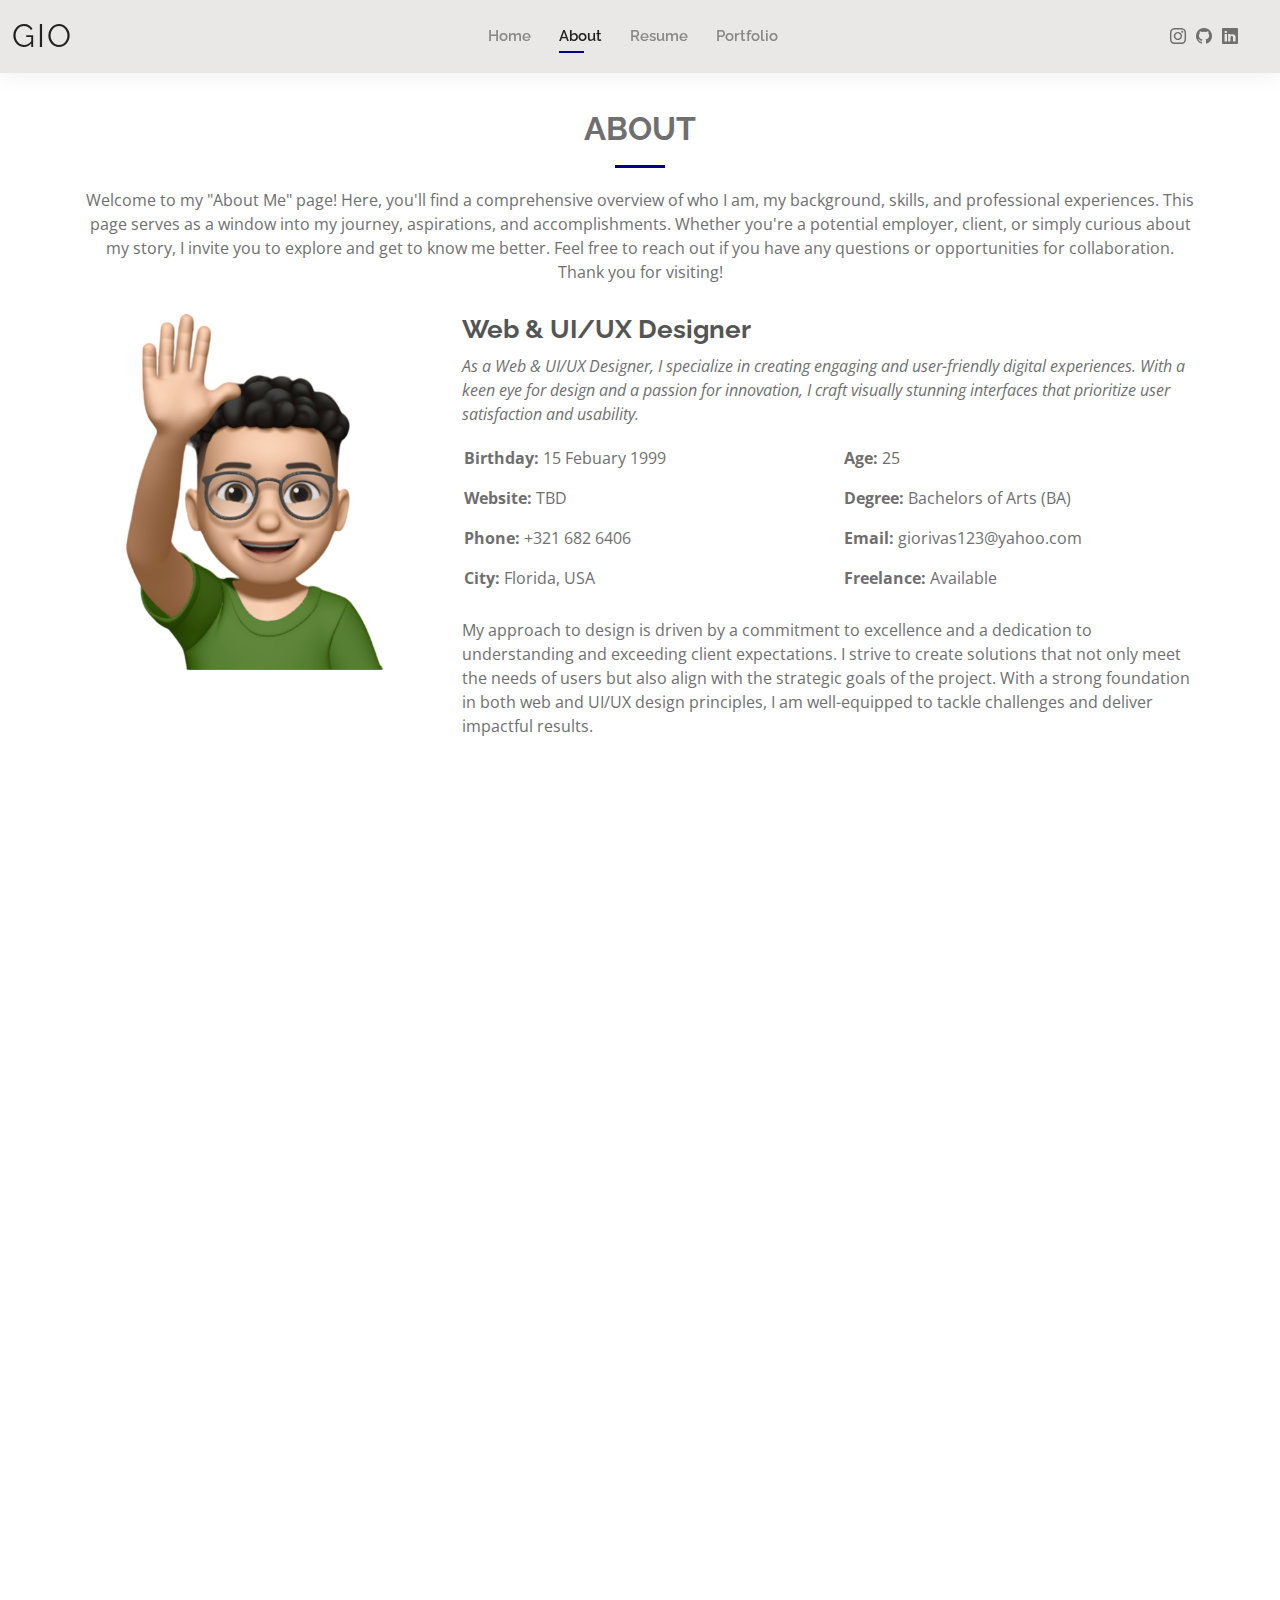
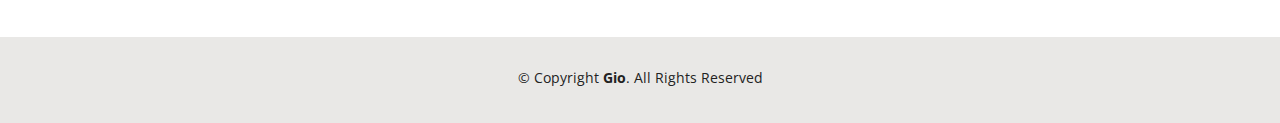
<file: about.html>
<!DOCTYPE html>
<html lang="en">

<head>
  <meta charset="utf-8">
  <meta content="width=device-width, initial-scale=1.0" name="viewport">

  <title>Giovanni Rivas</title>
  <meta content="" name="description">
  <meta content="" name="keywords">

  <!-- Favicons -->
  <link href="assets/img/gio.png" rel="icon">
  <link href="assets/img/apple-touch-icon.png" rel="apple-touch-icon">

  <!-- Google Fonts -->
  <link href="https://fonts.googleapis.com/css?family=Open+Sans:300,300i,400,400i,600,600i,700,700i|Raleway:300,300i,400,400i,500,500i,600,600i,700,700i|Poppins:300,300i,400,400i,500,500i,600,600i,700,700i" rel="stylesheet">

  <!-- Vendor CSS Files -->
  <link href="assets/vendor/aos/aos.css" rel="stylesheet">
  <link href="assets/vendor/bootstrap/css/bootstrap.min.css" rel="stylesheet">
  <link href="assets/vendor/bootstrap-icons/bootstrap-icons.css" rel="stylesheet">
  <link href="assets/vendor/boxicons/css/boxicons.min.css" rel="stylesheet">
  <link href="assets/vendor/glightbox/css/glightbox.min.css" rel="stylesheet">
  <link href="assets/vendor/swiper/swiper-bundle.min.css" rel="stylesheet">

  <!-- Template Main CSS File -->
  <link href="assets/css/style.css" rel="stylesheet">
</head>

<body>

  <!-- ======= Header ======= -->
  <header id="header" class="fixed-top">
    <div class="container-fluid d-flex justify-content-between align-items-center">

      <h1 class="logo me-auto me-lg-0"><a href="index.html">Gio</a></h1>
      <!-- Uncomment below if you prefer to use an image logo -->
      <!-- <a href="index.html" class="logo"><img src="assets/img/logo.png" alt="" class="img-fluid"></a>-->

      <nav id="navbar" class="navbar order-last order-lg-0">
        <ul>
          <li><a href="index.html">Home</a></li>
          <li><a class="active" href="about.html">About</a></li>
          <li><a href="resume.html">Resume</a></li>
          <li><a href="portfolio.html">Portfolio</a></li>
        </ul>
        <i class="bi bi-list mobile-nav-toggle"></i>
      </nav><!-- .navbar -->

      <div class="header-social-links">
        <div class="header-social-links">
          <a href="https://www.instagram.com/itsgiorivas" class="instagram" target="_blank"><i class="bi bi-instagram"></i></a>
          <a href="https://github.com/giorivas123" class="github" target="_blank"><i class="bi bi-github"></i></a>
          <a href="https://www.linkedin.com/in/giovanni-rivas-172b2b230" class="linkedin" target="_blank"><i class="bi bi-linkedin"></i></a>
        </div>
      </div>

    </div>

  </header><!-- End Header -->

  <main id="main">

    <!-- ======= About Section ======= -->
    <section id="about" class="about">
      <div class="container" data-aos="fade-up">

        <div class="section-title">
          <h2>About</h2>
          <p>
            Welcome to my "About Me" page! Here, you'll find a comprehensive overview of who I am, my background, skills, and professional experiences. This page serves as a window into my journey, aspirations, and accomplishments. Whether you're a potential employer, client, or simply curious about my story, I invite you to explore and get to know me better. Feel free to reach out if you have any questions or opportunities for collaboration. Thank you for visiting!</p>
        </div>

        <div class="row">
          <div class="col-lg-4">
            <img src="assets/img/about.jpg" class="img-fluid" alt="">
          </div>
          <div class="col-lg-8 pt-4 pt-lg-0 content">
            <h3>Web &amp; UI/UX Designer</h3>
            <p class="fst-italic">
              As a Web & UI/UX Designer, I specialize in creating engaging and user-friendly digital experiences. With a keen eye for design and a passion for innovation, I craft visually stunning interfaces that prioritize user satisfaction and usability.
            </p>
            <div class="row">
              <div class="col-lg-6">
                <ul>
                  <li><i class="bi bi-rounded-right"></i> <strong>Birthday:</strong> 15 Febuary 1999</li>
                  <li><i class="bi bi-rounded-right"></i> <strong>Website:</strong> TBD</li>
                  <li><i class="bi bi-rounded-right"></i> <strong>Phone:</strong> +321 682 6406</li>
                  <li><i class="bi bi-rounded-right"></i> <strong>City:</strong> Florida, USA</li>
                </ul>
              </div>
              <div class="col-lg-6">
                <ul>
                  <li><i class="bi bi-rounded-right"></i> <strong>Age:</strong> 25</li>
                  <li><i class="bi bi-rounded-right"></i> <strong>Degree:</strong> Bachelors of Arts (BA)</li>
                  <li><i class="bi bi-rounded-right"></i> <strong>Email:</strong> giorivas123@yahoo.com</li>
                  <li><i class="bi bi-rounded-right"></i> <strong>Freelance:</strong> Available</li>
                </ul>
              </div>
            </div>
            <p>
               My approach to design is driven by a commitment to excellence and a dedication to understanding and exceeding client expectations. 
              I strive to create solutions that not only meet the needs of users but also align with the strategic goals of the project. 
              With a strong foundation in both web and UI/UX design principles, I am well-equipped to tackle challenges and deliver impactful results.
            </p>
          </div>
        </div>

      </div>
    </section><!-- End About Section -->

    <!-- ======= Skills Section ======= -->
    <section id="skills" class="skills">
      <div class="container" data-aos="fade-up">

        <div class="section-title">
          <h2>Skills</h2>
          <p></p>
        </div>

        <div class="row skills-content">

          <div class="col-lg-6">

            <div class="progress">
              <span class="skill">HTML <i class="val">100%</i></span>
              <div class="progress-bar-wrap">
                <div class="progress-bar" role="progressbar" aria-valuenow="100" aria-valuemin="0" aria-valuemax="100"></div>
              </div>
            </div>

            <div class="progress">
              <span class="skill">CSS <i class="val">100%</i></span>
              <div class="progress-bar-wrap">
                <div class="progress-bar" role="progressbar" aria-valuenow="100" aria-valuemin="0" aria-valuemax="100"></div>
              </div>
            </div>

            <div class="progress">
              <span class="skill">JavaScript <i class="val">80%</i></span>
              <div class="progress-bar-wrap">
                <div class="progress-bar" role="progressbar" aria-valuenow="80" aria-valuemin="0" aria-valuemax="100"></div>
              </div>
            </div>

          </div>

          <div class="col-lg-6">

            <div class="progress">
              <span class="skill">PHP <i class="val">70%</i></span>
              <div class="progress-bar-wrap">
                <div class="progress-bar" role="progressbar" aria-valuenow="70" aria-valuemin="0" aria-valuemax="100"></div>
              </div>
            </div>

            <div class="progress">
              <span class="skill">WordPress/CMS <i class="val">70%</i></span>
              <div class="progress-bar-wrap">
                <div class="progress-bar" role="progressbar" aria-valuenow="70" aria-valuemin="0" aria-valuemax="100"></div>
              </div>
            </div>

            <div class="progress">
              <span class="skill">Photoshop <i class="val">90%</i></span>
              <div class="progress-bar-wrap">
                <div class="progress-bar" role="progressbar" aria-valuenow="90" aria-valuemin="0" aria-valuemax="100"></div>
              </div>
            </div>

          </div>

        </div>

      </div>
    </section><!-- End Skills Section -->

    <!-- ======= Facts Section ======= -->
    <section id="facts" class="facts">
      <div class="container" data-aos="fade-up">

        <div class="section-title">
          <h2>Facts</h2>
          <p>
            These facts encapsulate my comprehensive expertise in software development, encompassing web technologies, project management, and client-centric service delivery.</p>
        </div>

        <div class="row counters">

          <div class="col-lg-3 col-6 text-center">
            <span data-purecounter-start="0" data-purecounter-end="4" data-purecounter-duration="1" class="purecounter"></span>
            <p>Years Of Experience with HTML, CSS, and Javascript</p>
          </div>

          <div class="col-lg-3 col-6 text-center">
            <span data-purecounter-start="0" data-purecounter-end="7" data-purecounter-duration="1" class="purecounter"></span>
            <p>Linkedin Certificates</p>
          </div>

          <div class="col-lg-3 col-6 text-center">
            <span data-purecounter-start="0" data-purecounter-end="15" data-purecounter-duration="1" class="purecounter"></span>
            <p>Projects including HTML,CSS,Javascript,React,React Native, MonogoDB, & Postman</p>
          </div>

          <div class="col-lg-3 col-6 text-center">
            <span data-purecounter-start="0" data-purecounter-end="7" data-purecounter-duration="1" class="purecounter"></span>
            <p>Years of Customer Service Experience</p>
          </div>

        </div>

      </div>
    </section><!-- End Facts Section -->

  
  </main><!-- End #main -->

  <!-- ======= Footer ======= -->
  <footer id="footer">
    <div class="container">
      <div class="copyright">
        &copy; Copyright <strong><span>Gio</span></strong>. All Rights Reserved
      </div>
      <div class="credits">
      </div>
    </div>
  </footer><!-- End  Footer -->

  <div id="preloader"></div>
  <a href="#" class="back-to-top d-flex align-items-center justify-content-center"><i class="bi bi-arrow-up-short"></i></a>

  <!-- Vendor JS Files -->
  <script src="assets/vendor/purecounter/purecounter_vanilla.js"></script>
  <script src="assets/vendor/aos/aos.js"></script>
  <script src="assets/vendor/bootstrap/js/bootstrap.bundle.min.js"></script>
  <script src="assets/vendor/glightbox/js/glightbox.min.js"></script>
  <script src="assets/vendor/isotope-layout/isotope.pkgd.min.js"></script>
  <script src="assets/vendor/swiper/swiper-bundle.min.js"></script>
  <script src="assets/vendor/waypoints/noframework.waypoints.js"></script>
  <script src="assets/vendor/php-email-form/validate.js"></script>

  <!-- Template Main JS File -->
  <script src="assets/js/main.js"></script>

</body>

</html>
</file>
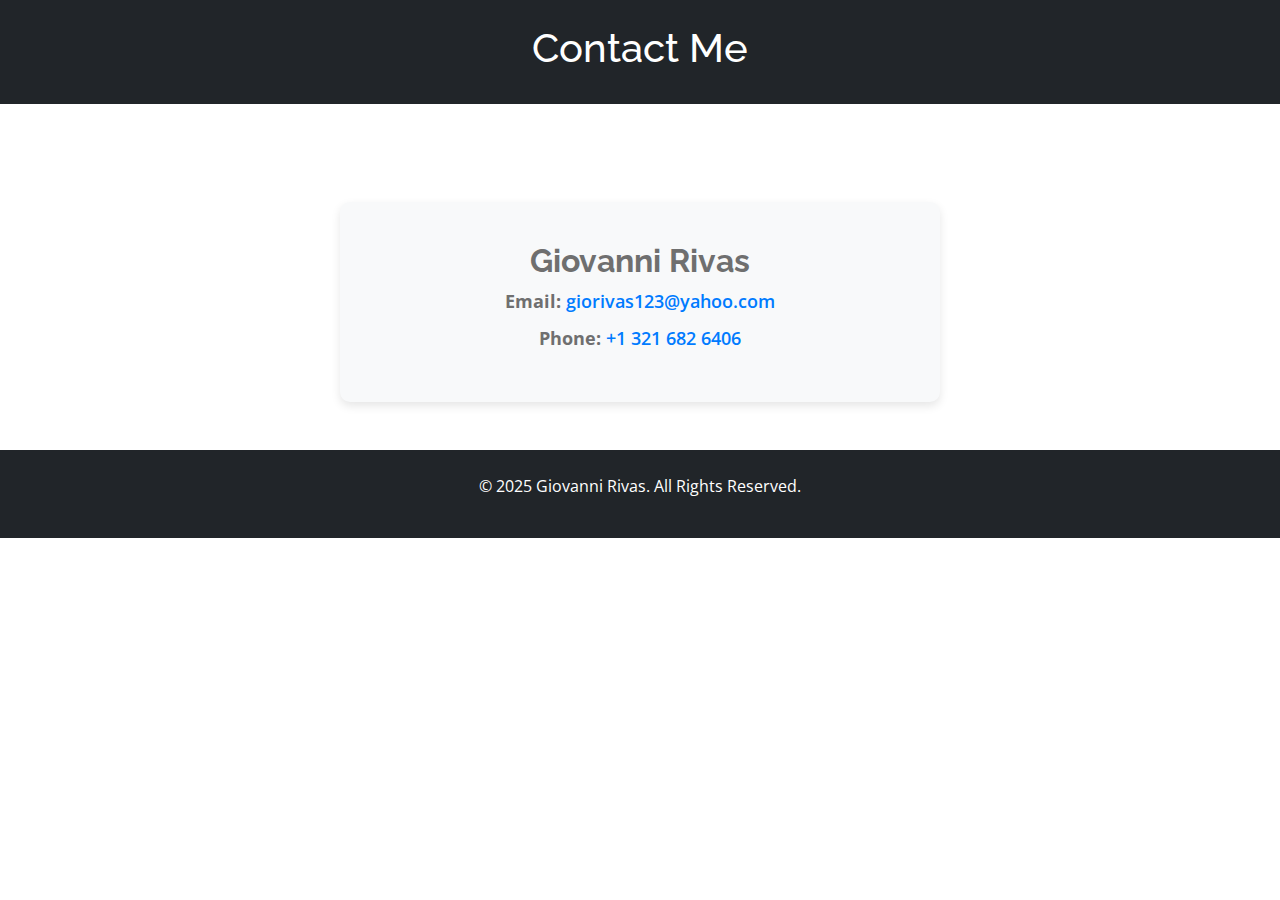
<file: contact.html>
<!DOCTYPE html>
<html lang="en">

<head>
  <meta charset="utf-8">
  <meta content="width=device-width, initial-scale=1.0" name="viewport">

  <title>Contact - Giovanni Rivas</title>
  <meta content="Get in touch with Giovanni Rivas" name="description">
  <meta content="contact, UI/UX, portfolio" name="keywords">

  <!-- Favicons -->
  <link href="assets/img/gio.png" rel="icon">
  <link href="assets/img/apple-touch-icon.png" rel="apple-touch-icon">

  <!-- Google Fonts -->
  <link href="https://fonts.googleapis.com/css?family=Open+Sans:300,400,600,700|Raleway:300,400,500,600,700|Poppins:300,400,500,600,700" rel="stylesheet">

  <!-- Vendor CSS Files -->
  <link href="assets/vendor/aos/aos.css" rel="stylesheet">
  <link href="assets/vendor/bootstrap/css/bootstrap.min.css" rel="stylesheet">
  <link href="assets/vendor/bootstrap-icons/bootstrap-icons.css" rel="stylesheet">
  <link href="assets/vendor/glightbox/css/glightbox.min.css" rel="stylesheet">
  <link href="assets/vendor/swiper/swiper-bundle.min.css" rel="stylesheet">

  <!-- Template Main CSS File -->
  <link href="assets/css/style.css" rel="stylesheet">
  <style>
    .contact-container {
      max-width: 600px;
      margin: auto;
      padding: 40px;
      background: #f8f9fa;
      border-radius: 10px;
      box-shadow: 0px 4px 10px rgba(0, 0, 0, 0.1);
    }
    .contact-container h2 {
      font-weight: 700;
    }
    .contact-container p {
      font-size: 18px;
      margin-bottom: 10px;
    }
    .contact-container a {
      text-decoration: none;
      color: #007bff;
      font-weight: 600;
    }
    .contact-container a:hover {
      text-decoration: underline;
    }
  </style>
</head>

<body>
  <header class="text-center p-4 bg-dark text-white">
    <h1>Contact Me</h1>
  </header>

  <main id="main" class="container py-5 text-center">
    <section class="contact-container">
      <h2>Giovanni Rivas</h2>
      <p><strong>Email:</strong> <a href="mailto:giorivas123@yahoo.com">giorivas123@yahoo.com</a></p>
      <p><strong>Phone:</strong> <a href="tel:+13216826406">+1 321 682 6406</a></p>
    </section>
  </main>

  <footer class="bg-dark text-white text-center py-4">
    <p>&copy; 2025 Giovanni Rivas. All Rights Reserved.</p>
  </footer>

  <!-- Vendor JS Files -->
  <script src="assets/vendor/aos/aos.js"></script>
  <script src="assets/vendor/bootstrap/js/bootstrap.bundle.min.js"></script>
  <script src="assets/vendor/glightbox/js/glightbox.min.js"></script>
  <script src="assets/vendor/swiper/swiper-bundle.min.js"></script>

  <!-- Template Main JS File -->
  <script src="assets/js/main.js"></script>
</body>

</html>
</file>
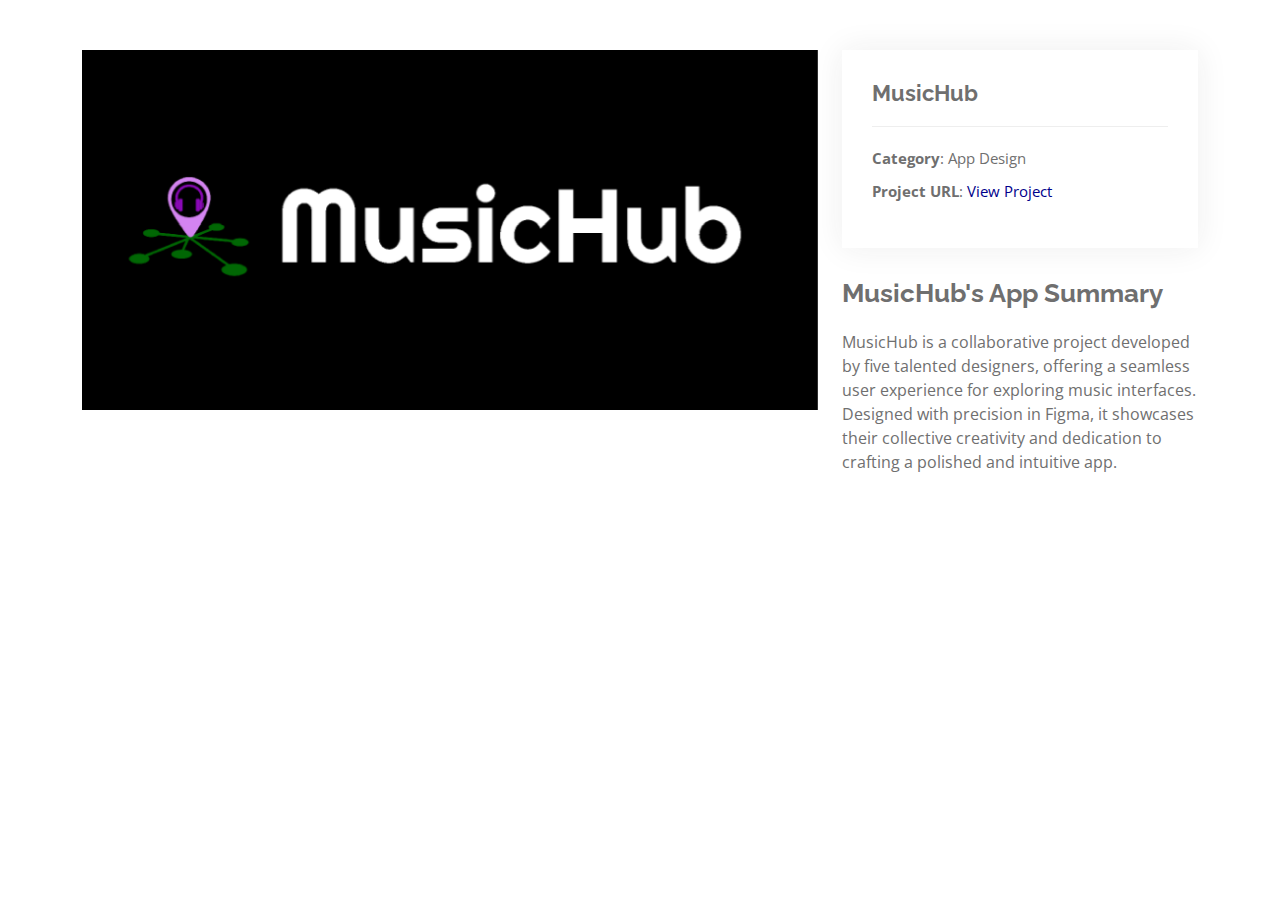
<file: portfolio-details.html>
<!DOCTYPE html>
<html lang="en">

<head>
  <meta charset="utf-8">
  <meta content="width=device-width, initial-scale=1.0" name="viewport">

  <title>Giovanni Rivas</title>
  <meta content="" name="description">
  <meta content="" name="keywords">

  <!-- Favicons -->
  <link href="assets/img/gio.png" rel="icon">
  <link href="assets/img/apple-touch-icon.png" rel="apple-touch-icon">

  <!-- Google Fonts -->
  <link href="https://fonts.googleapis.com/css?family=Open+Sans:300,300i,400,400i,600,600i,700,700i|Raleway:300,300i,400,400i,500,500i,600,600i,700,700i|Poppins:300,300i,400,400i,500,500i,600,600i,700,700i" rel="stylesheet">

  <!-- Vendor CSS Files -->
  <link href="assets/vendor/aos/aos.css" rel="stylesheet">
  <link href="assets/vendor/bootstrap/css/bootstrap.min.css" rel="stylesheet">
  <link href="assets/vendor/bootstrap-icons/bootstrap-icons.css" rel="stylesheet">
  <link href="assets/vendor/boxicons/css/boxicons.min.css" rel="stylesheet">
  <link href="assets/vendor/glightbox/css/glightbox.min.css" rel="stylesheet">
  <link href="assets/vendor/swiper/swiper-bundle.min.css" rel="stylesheet">

  <!-- Template Main CSS File -->
  <link href="assets/css/style.css" rel="stylesheet">
</head>

<body>

  <main id="main">

    <!-- ======= Portfolio Details Section ======= -->
    <section id="portfolio-details" class="portfolio-details">
      <div class="container">

        <div class="row gy-4">

          <div class="col-lg-8">
            <div class="portfolio-details-slider swiper">
              <div class="swiper-wrapper align-items-center">

                <div class="swiper-slide">
                  <img src="assets/img/portfolio/portfolio-1.jpg" alt="">
                </div>

              </div>
              <div class="swiper-pagination"></div>
            </div>
          </div>

          <div class="col-lg-4">
            <div class="portfolio-info">
              <h3>MusicHub</h3>
              <ul>
                <li><strong>Category</strong>: App Design</li>
                <li><strong>Project URL</strong>: <a href="https://www.figma.com/file/EjtERwhozXWBFy0A83JnYb/Hifi-Prototype?type=design&node-id=0%3A1&mode=design&t=cVbnrSQcQxxjgB7y-1" target="_blank">View Project</a></li>
              </ul>                       
            </div>
            <div class="portfolio-description">
              <h2>MusicHub's App Summary</h2>
              <p>
                MusicHub is a collaborative project developed by five talented designers, offering a seamless user experience for exploring music interfaces. Designed with precision in Figma, it showcases their collective creativity and dedication to crafting a polished and intuitive app.
              </p>
            </div>
          </div>

        </div>

      </div>
    </section><!-- End Portfolio Details Section -->

  </main><!-- End #main -->

  <div id="preloader"></div>
  <a href="#" class="back-to-top d-flex align-items-center justify-content-center"><i class="bi bi-arrow-up-short"></i></a>

  <!-- Vendor JS Files -->
  <script src="assets/vendor/purecounter/purecounter_vanilla.js"></script>
  <script src="assets/vendor/aos/aos.js"></script>
  <script src="assets/vendor/bootstrap/js/bootstrap.bundle.min.js"></script>
  <script src="assets/vendor/glightbox/js/glightbox.min.js"></script>
  <script src="assets/vendor/isotope-layout/isotope.pkgd.min.js"></script>
  <script src="assets/vendor/swiper/swiper-bundle.min.js"></script>
  <script src="assets/vendor/waypoints/noframework.waypoints.js"></script>
  <script src="assets/vendor/php-email-form/validate.js"></script>

  <!-- Template Main JS File -->
  <script src="assets/js/main.js"></script>

</body>

</html>
</file>
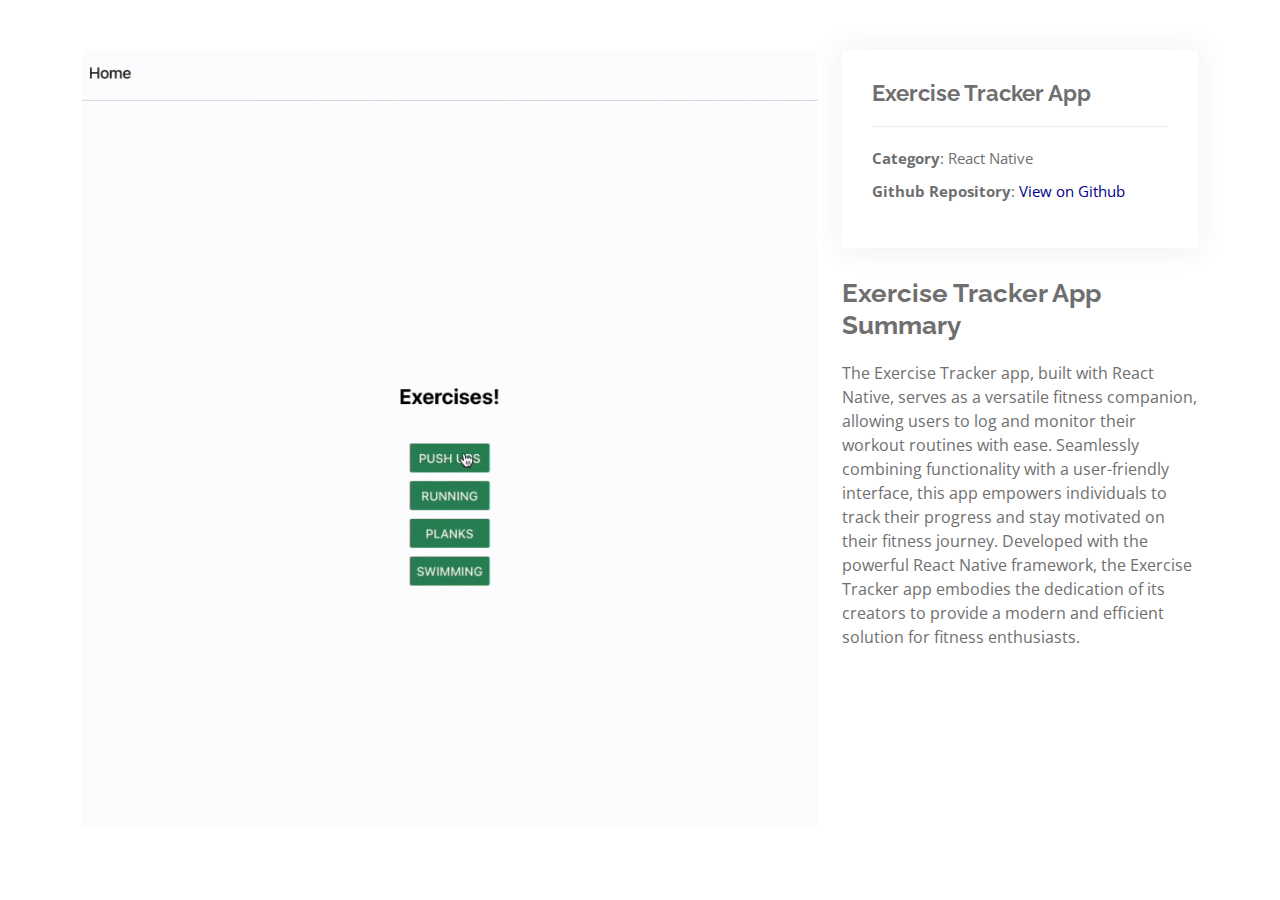
<file: portfolio-details2.html>
<!DOCTYPE html>
<html lang="en">

<head>
  <meta charset="utf-8">
  <meta content="width=device-width, initial-scale=1.0" name="viewport">

  <title>Giovanni Rivas</title>
  <meta content="" name="description">
  <meta content="" name="keywords">

  <!-- Favicons -->
  <link href="assets/img/gio.png" rel="icon">
  <link href="assets/img/apple-touch-icon.png" rel="apple-touch-icon">

  <!-- Google Fonts -->
  <link href="https://fonts.googleapis.com/css?family=Open+Sans:300,300i,400,400i,600,600i,700,700i|Raleway:300,300i,400,400i,500,500i,600,600i,700,700i|Poppins:300,300i,400,400i,500,500i,600,600i,700,700i" rel="stylesheet">

  <!-- Vendor CSS Files -->
  <link href="assets/vendor/aos/aos.css" rel="stylesheet">
  <link href="assets/vendor/bootstrap/css/bootstrap.min.css" rel="stylesheet">
  <link href="assets/vendor/bootstrap-icons/bootstrap-icons.css" rel="stylesheet">
  <link href="assets/vendor/boxicons/css/boxicons.min.css" rel="stylesheet">
  <link href="assets/vendor/glightbox/css/glightbox.min.css" rel="stylesheet">
  <link href="assets/vendor/swiper/swiper-bundle.min.css" rel="stylesheet">

  <!-- Template Main CSS File -->
  <link href="assets/css/style.css" rel="stylesheet">
</head>

<body>

  <main id="main">

    <!-- ======= Portfolio Details Section ======= -->
    <section id="portfolio-details" class="portfolio-details">
      <div class="container">

        <div class="row gy-4">

          <div class="col-lg-8">
            <div class="portfolio-details-slider swiper">
              <div class="swiper-wrapper align-items-center">

                <div class="swiper-slide">
                  <img src="assets/img/portfolio/exerciseapp.gif" alt="">
                </div>
              </div>
              <div class="swiper-pagination"></div>
            </div>
          </div>

          <div class="col-lg-4">
            <div class="portfolio-info">
              <h3>Exercise Tracker App</h3>
              <ul>
                <li><strong>Category</strong>: React Native</li>
                <li><strong>Github Repository</strong>: <a href="https://github.com/UCF-GaiM/dig4639-s24-react-giorivas123/tree/main/unit2/lab9/ExerciseTracker" target="_blank">View on Github</a></li>
              </ul>              
            </div>
            <div class="portfolio-description">
              <h2>Exercise Tracker App Summary</h2>
              <p>
                The Exercise Tracker app, built with React Native, serves as a versatile fitness companion, allowing users to log and monitor their workout routines with ease. Seamlessly combining functionality with a user-friendly interface, this app empowers individuals to track their progress and stay motivated on their fitness journey. Developed with the powerful React Native framework, the Exercise Tracker app embodies the dedication of its creators to provide a modern and efficient solution for fitness enthusiasts.
              </p>
            </div>
          </div>

        </div>

      </div>
    </section><!-- End Portfolio Details Section -->

  </main><!-- End #main -->

  <div id="preloader"></div>
  <a href="#" class="back-to-top d-flex align-items-center justify-content-center"><i class="bi bi-arrow-up-short"></i></a>

  <!-- Vendor JS Files -->
  <script src="assets/vendor/purecounter/purecounter_vanilla.js"></script>
  <script src="assets/vendor/aos/aos.js"></script>
  <script src="assets/vendor/bootstrap/js/bootstrap.bundle.min.js"></script>
  <script src="assets/vendor/glightbox/js/glightbox.min.js"></script>
  <script src="assets/vendor/isotope-layout/isotope.pkgd.min.js"></script>
  <script src="assets/vendor/swiper/swiper-bundle.min.js"></script>
  <script src="assets/vendor/waypoints/noframework.waypoints.js"></script>
  <script src="assets/vendor/php-email-form/validate.js"></script>

  <!-- Template Main JS File -->
  <script src="assets/js/main.js"></script>

</body>

</html>
</file>
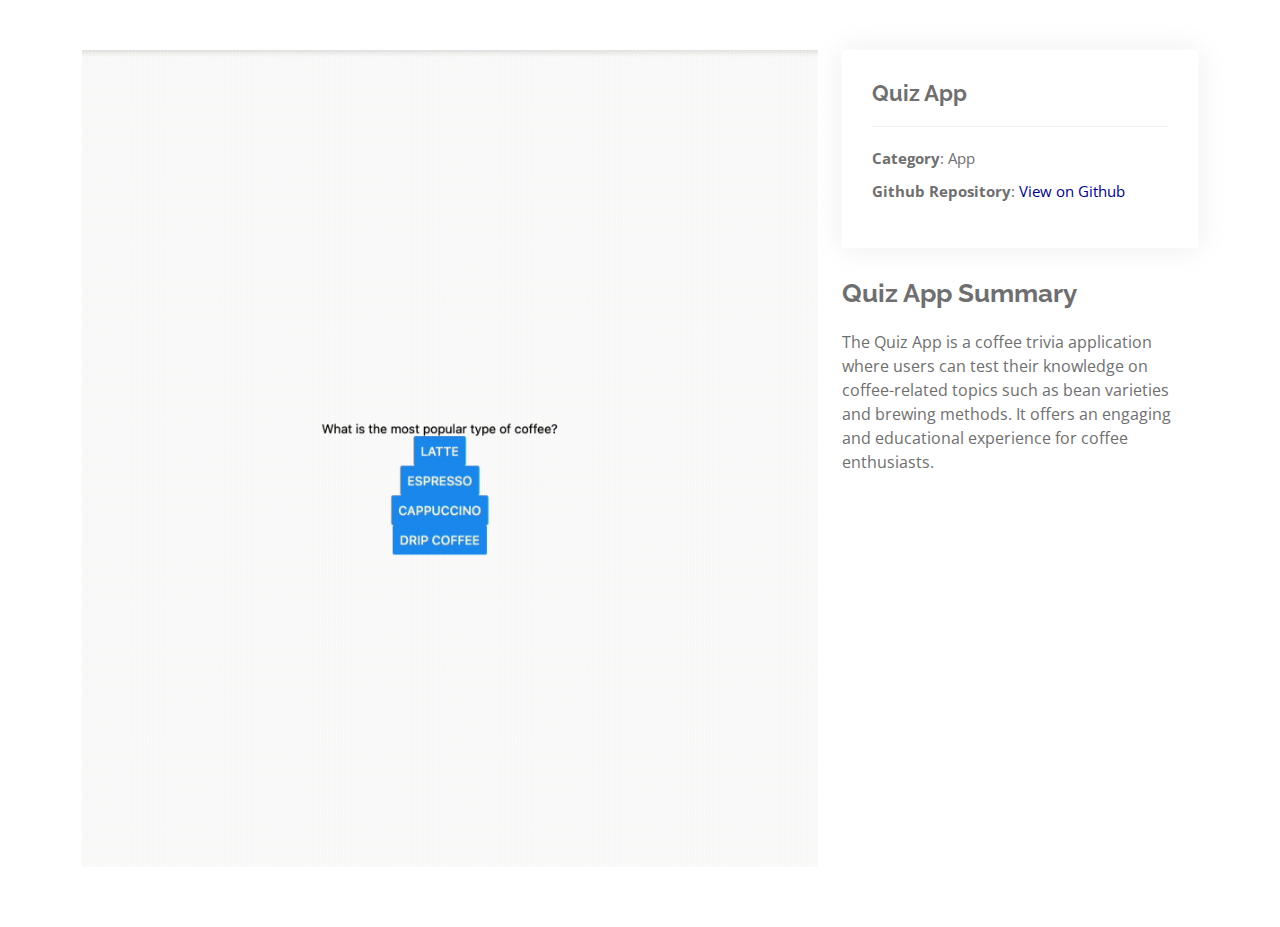
<file: portfolio-details3.html>
<!DOCTYPE html>
<html lang="en">

<head>
  <meta charset="utf-8">
  <meta content="width=device-width, initial-scale=1.0" name="viewport">

  <title>Giovanni Rivas</title>
  <meta content="" name="description">
  <meta content="" name="keywords">

  <!-- Favicons -->
  <link href="assets/img/gio.png" rel="icon">
  <link href="assets/img/apple-touch-icon.png" rel="apple-touch-icon">

  <!-- Google Fonts -->
  <link href="https://fonts.googleapis.com/css?family=Open+Sans:300,300i,400,400i,600,600i,700,700i|Raleway:300,300i,400,400i,500,500i,600,600i,700,700i|Poppins:300,300i,400,400i,500,500i,600,600i,700,700i" rel="stylesheet">

  <!-- Vendor CSS Files -->
  <link href="assets/vendor/aos/aos.css" rel="stylesheet">
  <link href="assets/vendor/bootstrap/css/bootstrap.min.css" rel="stylesheet">
  <link href="assets/vendor/bootstrap-icons/bootstrap-icons.css" rel="stylesheet">
  <link href="assets/vendor/boxicons/css/boxicons.min.css" rel="stylesheet">
  <link href="assets/vendor/glightbox/css/glightbox.min.css" rel="stylesheet">
  <link href="assets/vendor/swiper/swiper-bundle.min.css" rel="stylesheet">

  <!-- Template Main CSS File -->
  <link href="assets/css/style.css" rel="stylesheet">
</head>

<body>

  <main id="main">

    <!-- ======= Portfolio Details Section ======= -->
    <section id="portfolio-details" class="portfolio-details">
      <div class="container">

        <div class="row gy-4">

          <div class="col-lg-8">
            <div class="portfolio-details-slider swiper">
              <div class="swiper-wrapper align-items-center">

                <div class="swiper-slide">
                  <img src="assets/img/portfolio/quizapp.gif" alt="">
                </div>
              </div>
              <div class="swiper-pagination"></div>
            </div>
          </div>

          <div class="col-lg-4">
            <div class="portfolio-info">
              <h3>Quiz App</h3>
              <ul>
                <li><strong>Category</strong>: App</li>
                <li><strong>Github Repository</strong>: <a href="https://github.com/UCF-GaiM/dig4639-s24-react-giorivas123/tree/main/QuizApp" target="_blank">View on Github</a></li>
              </ul>              
            </div>
            <div class="portfolio-description">
              <h2>Quiz App Summary</h2>
              <p>
                The Quiz App is a coffee trivia application where users can test their knowledge on coffee-related topics such as bean varieties and brewing methods. It offers an engaging and educational experience for coffee enthusiasts.
              </p>
            </div>
          </div>

        </div>

      </div>
    </section><!-- End Portfolio Details Section -->

  </main><!-- End #main -->

  <div id="preloader"></div>
  <a href="#" class="back-to-top d-flex align-items-center justify-content-center"><i class="bi bi-arrow-up-short"></i></a>

  <!-- Vendor JS Files -->
  <script src="assets/vendor/purecounter/purecounter_vanilla.js"></script>
  <script src="assets/vendor/aos/aos.js"></script>
  <script src="assets/vendor/bootstrap/js/bootstrap.bundle.min.js"></script>
  <script src="assets/vendor/glightbox/js/glightbox.min.js"></script>
  <script src="assets/vendor/isotope-layout/isotope.pkgd.min.js"></script>
  <script src="assets/vendor/swiper/swiper-bundle.min.js"></script>
  <script src="assets/vendor/waypoints/noframework.waypoints.js"></script>
  <script src="assets/vendor/php-email-form/validate.js"></script>

  <!-- Template Main JS File -->
  <script src="assets/js/main.js"></script>

</body>

</html>
</file>
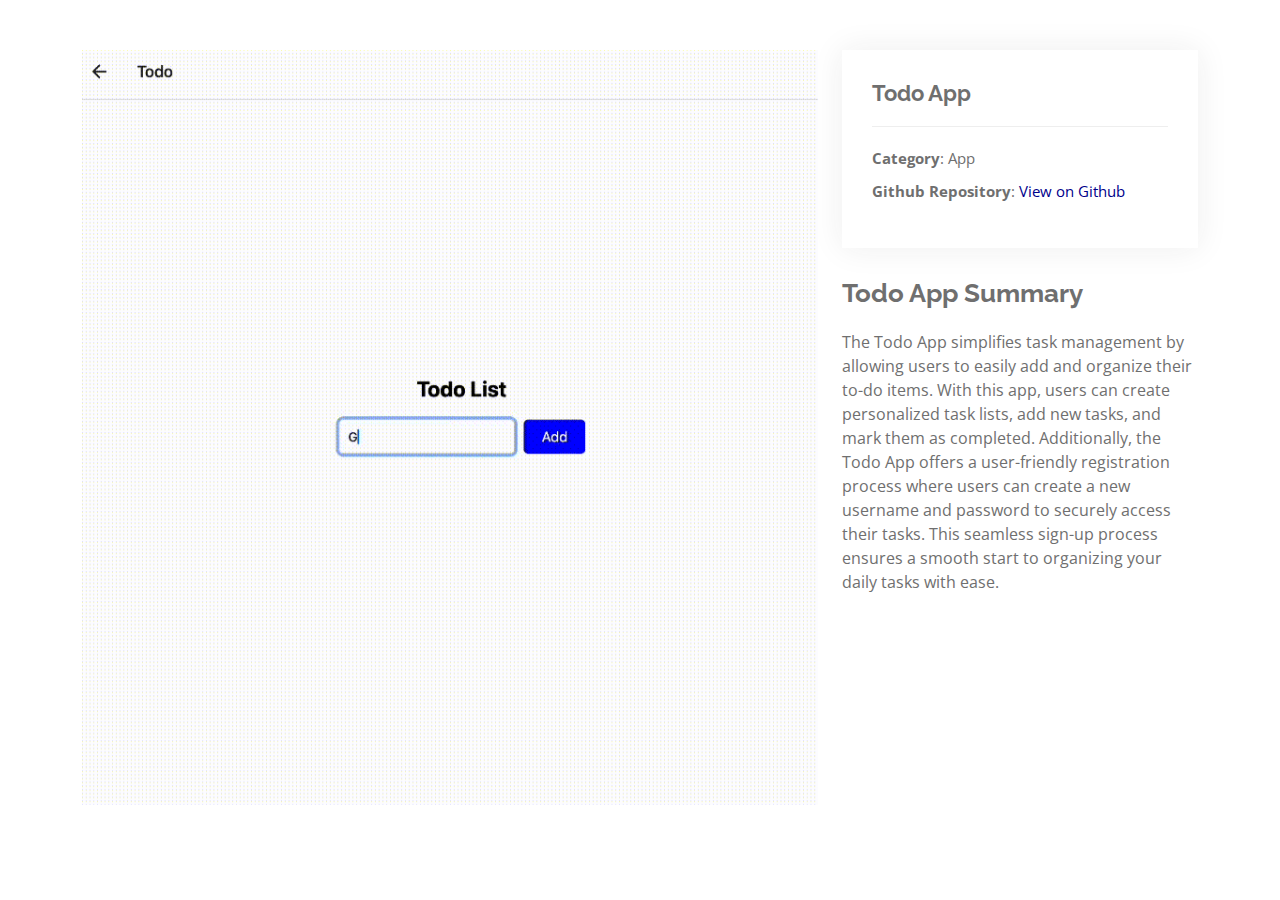
<file: portfolio-details4.html>
<!DOCTYPE html>
<html lang="en">

<head>
  <meta charset="utf-8">
  <meta content="width=device-width, initial-scale=1.0" name="viewport">

  <title>Giovanni Rivas</title>
  <meta content="" name="description">
  <meta content="" name="keywords">

  <!-- Favicons -->
  <link href="assets/img/gio.png" rel="icon">
  <link href="assets/img/apple-touch-icon.png" rel="apple-touch-icon">

  <!-- Google Fonts -->
  <link href="https://fonts.googleapis.com/css?family=Open+Sans:300,300i,400,400i,600,600i,700,700i|Raleway:300,300i,400,400i,500,500i,600,600i,700,700i|Poppins:300,300i,400,400i,500,500i,600,600i,700,700i" rel="stylesheet">

  <!-- Vendor CSS Files -->
  <link href="assets/vendor/aos/aos.css" rel="stylesheet">
  <link href="assets/vendor/bootstrap/css/bootstrap.min.css" rel="stylesheet">
  <link href="assets/vendor/bootstrap-icons/bootstrap-icons.css" rel="stylesheet">
  <link href="assets/vendor/boxicons/css/boxicons.min.css" rel="stylesheet">
  <link href="assets/vendor/glightbox/css/glightbox.min.css" rel="stylesheet">
  <link href="assets/vendor/swiper/swiper-bundle.min.css" rel="stylesheet">

  <!-- Template Main CSS File -->
  <link href="assets/css/style.css" rel="stylesheet">
</head>

<body>

  <main id="main">

    <!-- ======= Portfolio Details Section ======= -->
    <section id="portfolio-details" class="portfolio-details">
      <div class="container">

        <div class="row gy-4">

          <div class="col-lg-8">
            <div class="portfolio-details-slider swiper">
              <div class="swiper-wrapper align-items-center">

                <div class="swiper-slide">
                  <img src="assets/img/portfolio/todoapp.gif" alt="">
                </div>
              </div>
              <div class="swiper-pagination"></div>
            </div>
          </div>

          <div class="col-lg-4">
            <div class="portfolio-info">
                <h3>Todo App</h3>
                <ul>
                  <li><strong>Category</strong>: App</li>
                  <li><strong>Github Repository</strong>: <a href="https://github.com/UCF-GaiM/dig4639-s24-react-giorivas123/tree/main/unit2/lab8" target="_blank">View on Github</a></li>
                </ul>                
            </div>
            <div class="portfolio-description">
              <h2>Todo App Summary</h2>
              <p>
                The Todo App simplifies task management by allowing users to easily add and organize their to-do items. With this app, users can create personalized task lists, add new tasks, and mark them as completed. Additionally, the Todo App offers a user-friendly registration process where users can create a new username and password to securely access their tasks. This seamless sign-up process ensures a smooth start to organizing your daily tasks with ease.
              </p>
            </div>
          </div>

        </div>

      </div>
    </section><!-- End Portfolio Details Section -->

  </main><!-- End #main -->

  <div id="preloader"></div>
  <a href="#" class="back-to-top d-flex align-items-center justify-content-center"><i class="bi bi-arrow-up-short"></i></a>

  <!-- Vendor JS Files -->
  <script src="assets/vendor/purecounter/purecounter_vanilla.js"></script>
  <script src="assets/vendor/aos/aos.js"></script>
  <script src="assets/vendor/bootstrap/js/bootstrap.bundle.min.js"></script>
  <script src="assets/vendor/glightbox/js/glightbox.min.js"></script>
  <script src="assets/vendor/isotope-layout/isotope.pkgd.min.js"></script>
  <script src="assets/vendor/swiper/swiper-bundle.min.js"></script>
  <script src="assets/vendor/waypoints/noframework.waypoints.js"></script>
  <script src="assets/vendor/php-email-form/validate.js"></script>

  <!-- Template Main JS File -->
  <script src="assets/js/main.js"></script>

</body>

</html>
</file>
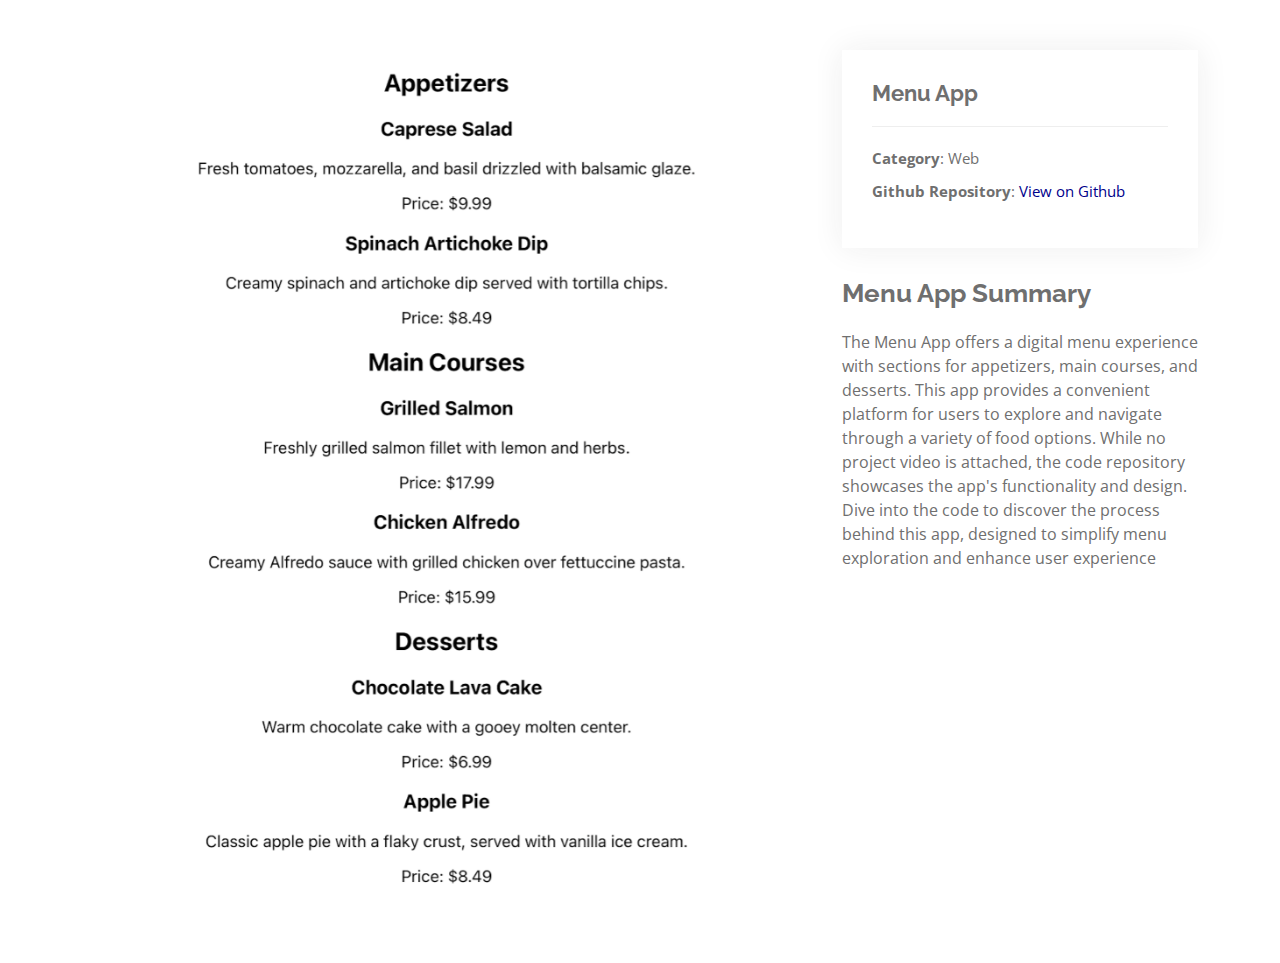
<file: portfolio-details5.html>
<!DOCTYPE html>
<html lang="en">

<head>
  <meta charset="utf-8">
  <meta content="width=device-width, initial-scale=1.0" name="viewport">

  <title>Giovanni Rivas</title>
  <meta content="" name="description">
  <meta content="" name="keywords">

  <!-- Favicons -->
  <link href="assets/img/gio.png" rel="icon">
  <link href="assets/img/apple-touch-icon.png" rel="apple-touch-icon">

  <!-- Google Fonts -->
  <link href="https://fonts.googleapis.com/css?family=Open+Sans:300,300i,400,400i,600,600i,700,700i|Raleway:300,300i,400,400i,500,500i,600,600i,700,700i|Poppins:300,300i,400,400i,500,500i,600,600i,700,700i" rel="stylesheet">

  <!-- Vendor CSS Files -->
  <link href="assets/vendor/aos/aos.css" rel="stylesheet">
  <link href="assets/vendor/bootstrap/css/bootstrap.min.css" rel="stylesheet">
  <link href="assets/vendor/bootstrap-icons/bootstrap-icons.css" rel="stylesheet">
  <link href="assets/vendor/boxicons/css/boxicons.min.css" rel="stylesheet">
  <link href="assets/vendor/glightbox/css/glightbox.min.css" rel="stylesheet">
  <link href="assets/vendor/swiper/swiper-bundle.min.css" rel="stylesheet">

  <!-- Template Main CSS File -->
  <link href="assets/css/style.css" rel="stylesheet">
</head>

<body>

  <main id="main">

    <!-- ======= Portfolio Details Section ======= -->
    <section id="portfolio-details" class="portfolio-details">
      <div class="container">

        <div class="row gy-4">

          <div class="col-lg-8">
            <div class="portfolio-details-slider swiper">
              <div class="swiper-wrapper align-items-center">

                <div class="swiper-slide">
                  <img src="assets/img/portfolio/portfolio-5.jpg" alt="">
                </div>
              </div>
              <div class="swiper-pagination"></div>
            </div>
          </div>

          <div class="col-lg-4">
            <div class="portfolio-info">
                <h3>Menu App</h3>
                <ul>
                  <li><strong>Category</strong>: Web</li>
                  <li><strong>Github Repository</strong>: <a href="https://github.com/UCF-GaiM/dig4639-s24-react-giorivas123/tree/main/labs/lab4" target="_blank">View on Github</a></li>
                </ul>                
            </div>
            <div class="portfolio-description">
              <h2>Menu App Summary</h2>
              <p>The Menu App offers a digital menu experience with sections for appetizers, main courses, and desserts. This app provides a convenient platform for users to explore and navigate through a variety of food options. While no project video is attached, the code repository showcases the app's functionality and design. Dive into the code to discover the process behind this app, designed to simplify menu exploration and enhance user experience
                
              </p>
            </div>
          </div>

        </div>

      </div>
    </section><!-- End Portfolio Details Section -->

  </main><!-- End #main -->

  <div id="preloader"></div>
  <a href="#" class="back-to-top d-flex align-items-center justify-content-center"><i class="bi bi-arrow-up-short"></i></a>

  <!-- Vendor JS Files -->
  <script src="assets/vendor/purecounter/purecounter_vanilla.js"></script>
  <script src="assets/vendor/aos/aos.js"></script>
  <script src="assets/vendor/bootstrap/js/bootstrap.bundle.min.js"></script>
  <script src="assets/vendor/glightbox/js/glightbox.min.js"></script>
  <script src="assets/vendor/isotope-layout/isotope.pkgd.min.js"></script>
  <script src="assets/vendor/swiper/swiper-bundle.min.js"></script>
  <script src="assets/vendor/waypoints/noframework.waypoints.js"></script>
  <script src="assets/vendor/php-email-form/validate.js"></script>

  <!-- Template Main JS File -->
  <script src="assets/js/main.js"></script>

</body>

</html>
</file>
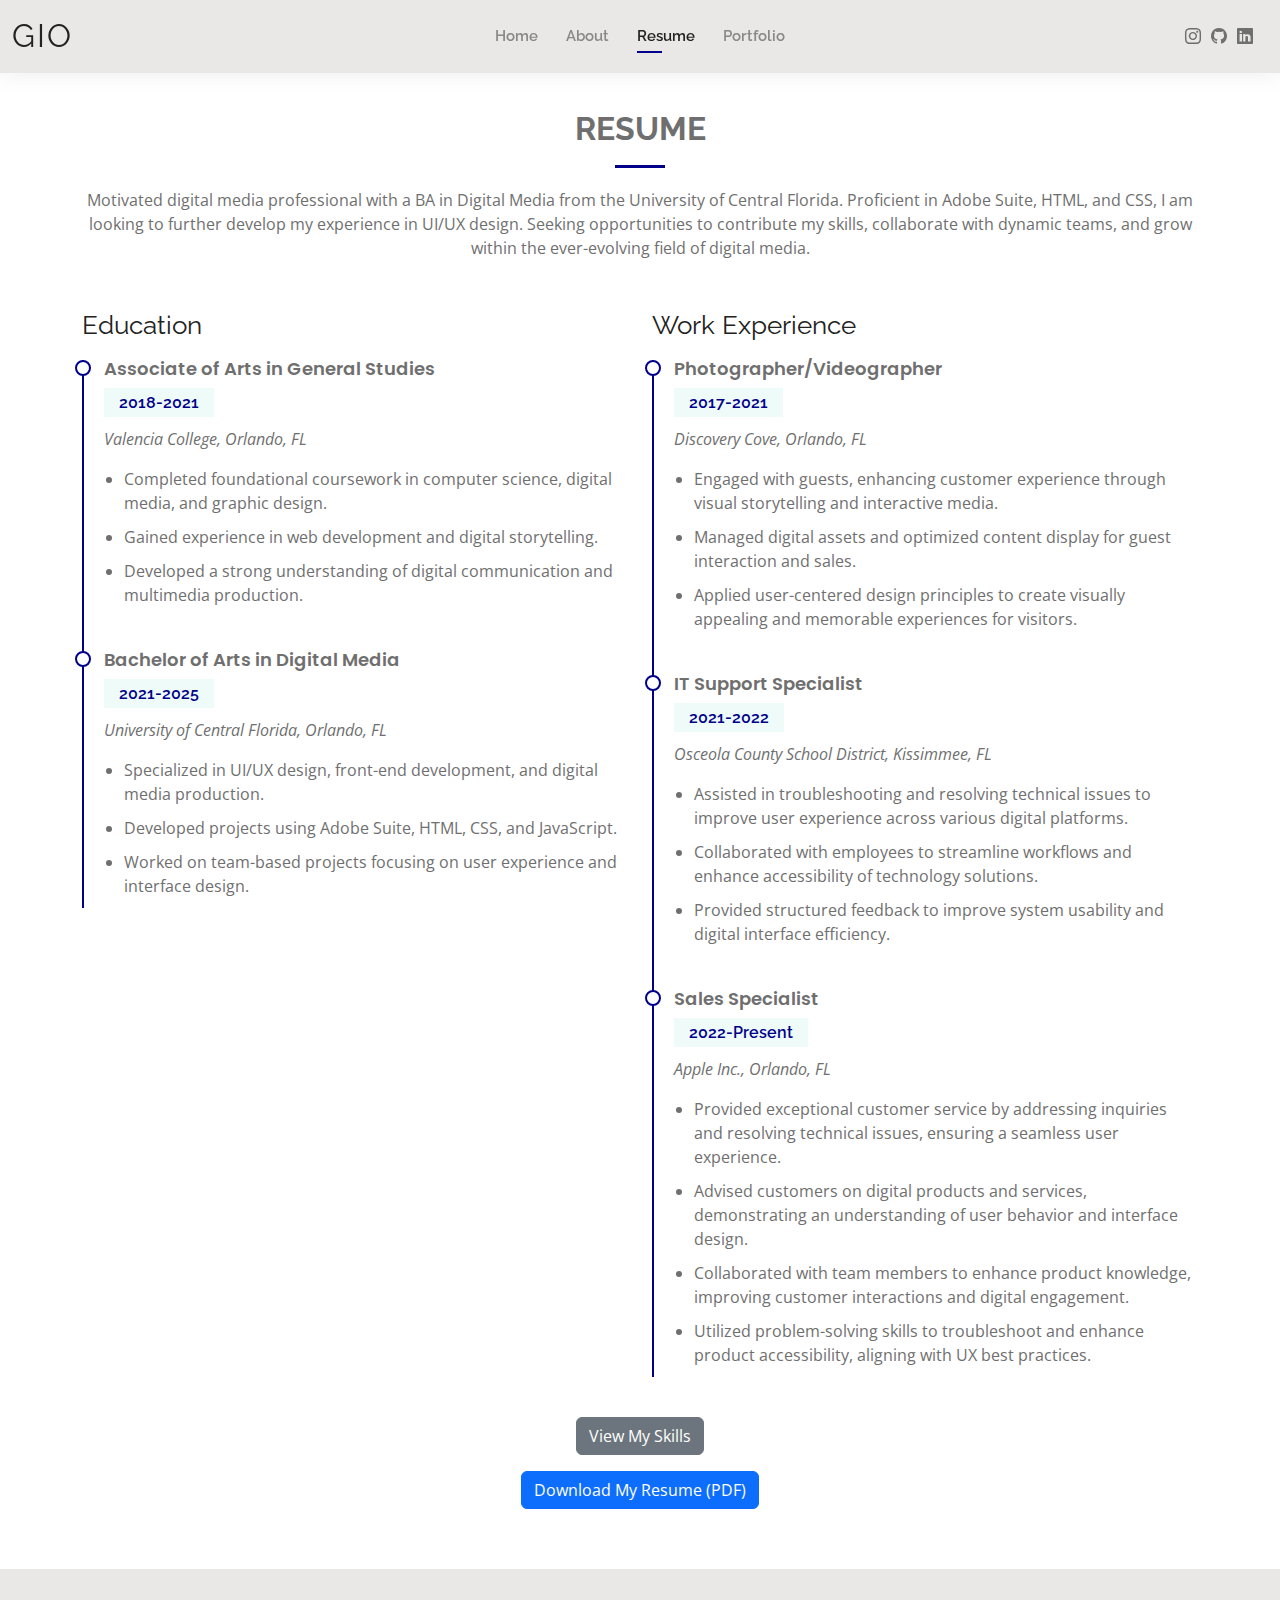
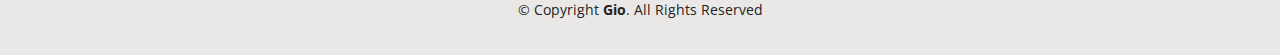
<file: resume.html>
<!DOCTYPE html>
<html lang="en">

<head>
  <meta charset="utf-8">
  <meta content="width=device-width, initial-scale=1.0" name="viewport">

  <title>Resume - Giovanni Rivas</title>
  <meta content="" name="description">
  <meta content="" name="keywords">

  <!-- Favicons -->
  <link href="assets/img/gio.png" rel="icon">
  <link href="assets/img/apple-touch-icon.png" rel="apple-touch-icon">

  <!-- Google Fonts -->
  <link href="https://fonts.googleapis.com/css?family=Open+Sans:300,300i,400,400i,600,600i,700,700i|Raleway:300,300i,400,400i,500,500i,600,600i,700,700i|Poppins:300,300i,400,400i,500,500i,600,600i,700,700i" rel="stylesheet">

  <!-- Vendor CSS Files -->
  <link href="assets/vendor/aos/aos.css" rel="stylesheet">
  <link href="assets/vendor/bootstrap/css/bootstrap.min.css" rel="stylesheet">
  <link href="assets/vendor/bootstrap-icons/bootstrap-icons.css" rel="stylesheet">
  <link href="assets/vendor/boxicons/css/boxicons.min.css" rel="stylesheet">
  <link href="assets/vendor/glightbox/css/glightbox.min.css" rel="stylesheet">
  <link href="assets/vendor/swiper/swiper-bundle.min.css" rel="stylesheet">

  <!-- Template Main CSS File -->
  <link href="assets/css/style.css" rel="stylesheet">

</head>

<body>

  <!-- ======= Header ======= -->
  <header id="header" class="fixed-top">
    <div class="container-fluid d-flex justify-content-between align-items-center">

      <h1 class="logo me-auto me-lg-0"><a href="index.html">Gio</a></h1>
      <!-- Uncomment below if you prefer to use an image logo -->
      <!-- <a href="index.html" class="logo"><img src="assets/img/logo.png" alt="" class="img-fluid"></a>-->

      <nav id="navbar" class="navbar order-last order-lg-0">
        <ul>
          <li><a href="index.html">Home</a></li>
          <li><a href="about.html">About</a></li>
          <li><a class="active" href="resume.html">Resume</a></li>
          <li><a href="portfolio.html">Portfolio</a></li>
        </ul>
        <i class="bi bi-list mobile-nav-toggle"></i>
      </nav><!-- .navbar -->

      <div class="header-social-links">
        <a href="https://www.instagram.com/itsgiorivas" class="instagram" target="_blank"><i class="bi bi-instagram"></i></a>
        <a href="https://github.com/giorivas123" class="github" target="_blank"><i class="bi bi-github"></i></a>
        <a href="https://www.linkedin.com/in/giovanni-rivas-172b2b230" class="linkedin" target="_blank"><i class="bi bi-linkedin"></i></a>
      </div>

    </div>

  </header><!-- End Header -->

  <main id="main">

<!-- ======= Resume Section ======= -->
<section id="resume" class="resume">
  <div class="container" data-aos="fade-up">

    <div class="section-title">
      <h2>Resume</h2>
      <p>
        Motivated digital media professional with a BA in Digital Media from the University of Central Florida. Proficient in Adobe Suite, HTML, and CSS, I am looking to further develop my experience in UI/UX design. Seeking opportunities to contribute my skills, collaborate with dynamic teams, and grow within the ever-evolving field of digital media.
      </p>
    </div>

    <div class="row">
      <!-- Education Moved to the Top, Valencia First -->
      <div class="col-lg-6">
        <h3 class="resume-title">Education</h3>

        <div class="resume-item">
          <h4>Associate of Arts in General Studies</h4>
          <h5>2018-2021</h5>
          <p><em>Valencia College, Orlando, FL</em></p>
          <ul>
            <li>Completed foundational coursework in computer science, digital media, and graphic design.</li>
            <li>Gained experience in web development and digital storytelling.</li>
            <li>Developed a strong understanding of digital communication and multimedia production.</li>
          </ul>
        </div>

        <div class="resume-item">
          <h4>Bachelor of Arts in Digital Media</h4>
          <h5>2021-2025</h5>
          <p><em>University of Central Florida, Orlando, FL</em></p>
          <ul>
            <li>Specialized in UI/UX design, front-end development, and digital media production.</li>
            <li>Developed projects using Adobe Suite, HTML, CSS, and JavaScript.</li>
            <li>Worked on team-based projects focusing on user experience and interface design.</li>
          </ul>
        </div>
      </div>

      <!-- Work Experience Now in the Correct Order -->
      <div class="col-lg-6">
        <h3 class="resume-title">Work Experience</h3>

        <div class="resume-item">
          <h4>Photographer/Videographer</h4>
          <h5>2017-2021</h5>
          <p><em>Discovery Cove, Orlando, FL</em></p>
          <ul>
            <li>Engaged with guests, enhancing customer experience through visual storytelling and interactive media.</li>
            <li>Managed digital assets and optimized content display for guest interaction and sales.</li>
            <li>Applied user-centered design principles to create visually appealing and memorable experiences for visitors.</li>
          </ul>
        </div>

        <div class="resume-item">
          <h4>IT Support Specialist</h4>
          <h5>2021-2022</h5>
          <p><em>Osceola County School District, Kissimmee, FL</em></p>
          <ul>
            <li>Assisted in troubleshooting and resolving technical issues to improve user experience across various digital platforms.</li>
            <li>Collaborated with employees to streamline workflows and enhance accessibility of technology solutions.</li>
            <li>Provided structured feedback to improve system usability and digital interface efficiency.</li>
          </ul>
        </div>

        <div class="resume-item">
          <h4>Sales Specialist</h4>
          <h5>2022-Present</h5>
          <p><em>Apple Inc., Orlando, FL</em></p>
          <ul>
            <li>Provided exceptional customer service by addressing inquiries and resolving technical issues, ensuring a seamless user experience.</li>
            <li>Advised customers on digital products and services, demonstrating an understanding of user behavior and interface design.</li>
            <li>Collaborated with team members to enhance product knowledge, improving customer interactions and digital engagement.</li>
            <li>Utilized problem-solving skills to troubleshoot and enhance product accessibility, aligning with UX best practices.</li>
          </ul>
        </div>
      </div>
    </div>

    <!-- Added "View My Skills" link at the bottom -->
    <div class="text-center mt-4">
      <a href="about.html#skills" class="btn btn-secondary">
        View My Skills
      </a>
    </div>

<div class="text-center mt-3">
  <a href="assets/pdf/Giovanni-Rivas-Resume.pdf" class="btn btn-primary" target="_blank">
    Download My Resume (PDF)
  </a>
</div>
  </div>
</section><!-- End Resume Section -->

  </main><!-- End #main -->

  <!-- ======= Footer ======= -->
  <footer id="footer">
    <div class="container">
      <div class="copyright">
        &copy; Copyright <strong><span>Gio</span></strong>. All Rights Reserved
      </div>
      <div class="credits">
        <!-- All the links in the footer should remain intact. -->
        <!-- You can delete the links only if you purchased the pro version. -->
        <!-- Licensing information: https://bootstrapmade.com/license/ -->
        <!-- Purchase the pro version with working PHP/AJAX contact form: https://bootstrapmade.com/kelly-free-bootstrap-cv-resume-html-template/ -->
      </div>
    </div>
  </footer><!-- End  Footer -->

  <div id="preloader"></div>
  <a href="#" class="back-to-top d-flex align-items-center justify-content-center"><i class="bi bi-arrow-up-short"></i></a>

  <!-- Vendor JS Files -->
  <script src="assets/vendor/purecounter/purecounter_vanilla.js"></script>
  <script src="assets/vendor/aos/aos.js"></script>
  <script src="assets/vendor/bootstrap/js/bootstrap.bundle.min.js"></script>
  <script src="assets/vendor/glightbox/js/glightbox.min.js"></script>
  <script src="assets/vendor/isotope-layout/isotope.pkgd.min.js"></script>
  <script src="assets/vendor/swiper/swiper-bundle.min.js"></script>
  <script src="assets/vendor/waypoints/noframework.waypoints.js"></script>
  <script src="assets/vendor/php-email-form/validate.js"></script>

  <!-- Template Main JS File -->
  <script src="assets/js/main.js"></script>

</body>

</html>
</file>
<file: assets/css/style.css>
body {
  font-family: "Open Sans", sans-serif;
  color: #6f6f6f;
}

a {
  color: #00008B;
  text-decoration: none;
}

a:hover {
  color: #00008B;
  text-decoration: none;
}

h1,
h2,
h3,
h4,
h5,
h6 {
  font-family: "Raleway", sans-serif;
}

#main {
  margin-top: 50px;
}

@media (max-width: 992px) {
  #main {
    margin-top: 30px;
  }
}

/*--------------------------------------------------------------
# Preloader
--------------------------------------------------------------*/
#preloader {
  position: fixed;
  top: 0;
  left: 0;
  right: 0;
  bottom: 0;
  z-index: 9999;
  overflow: hidden;
  background: #fff;
}

#preloader:before {
  content: "";
  position: fixed;
  top: calc(50% - 30px);
  left: calc(50% - 30px);
  border: 6px solid #00008B;
  border-top-color: #dcf5f2;
  border-radius: 50%;
  width: 60px;
  height: 60px;
  animation: animate-preloader 1s linear infinite;
}

@keyframes animate-preloader {
  0% {
    transform: rotate(0deg);
  }

  100% {
    transform: rotate(360deg);
  }
}

/*--------------------------------------------------------------
# Back to top button
--------------------------------------------------------------*/
.back-to-top {
  position: fixed;
  visibility: hidden;
  opacity: 0;
  right: 15px;
  bottom: 15px;
  z-index: 996;
  background: #00008B;
  width: 40px;
  height: 40px;
  border-radius: 50px;
  transition: all 0.4s;
}

.back-to-top i {
  font-size: 24px;
  color: #fff;
  line-height: 0;
}

.back-to-top:hover {
  background: #00008B;
  color: #fff;
}

.back-to-top.active {
  visibility: visible;
  opacity: 1;
}

/*--------------------------------------------------------------
# Header
--------------------------------------------------------------*/
#header {
  background: #e9e8e6;
  box-shadow: 0px 0px 25px 0 rgba(0, 0, 0, 0.08);
  z-index: 997;
  padding: 15px 0;
}

#header .logo {
  font-size: 32px;
  margin: 0;
  padding: 0;
  line-height: 1;
  font-weight: 400;
  letter-spacing: 2px;
  text-transform: uppercase;
}

#header .logo a {
  color: #222222;
}

#header .logo img {
  max-height: 40px;
}

@media (max-width: 992px) {
  #header .logo {
    font-size: 28px;
  }
}

/*--------------------------------------------------------------
# Header Social Links
--------------------------------------------------------------*/
.header-social-links {
  padding-right: 15px;
}

.header-social-links a {
  color: #6f6f6f;
  padding-left: 6px;
  display: inline-block;
  line-height: 0px;
  transition: 0.3s;
  font-size: 16px;
}

.header-social-links a:hover {
  color: #00008B;
}

/*--------------------------------------------------------------
# Navigation Menu
--------------------------------------------------------------*/
/**
* Desktop Navigation 
*/
.navbar {
  padding: 0;
}

.navbar ul {
  margin: 0;
  padding: 0;
  display: flex;
  list-style: none;
  align-items: center;
}

.navbar li {
  position: relative;
  padding: 10px 0 10px 28px;
}

.navbar a,
.navbar a:focus {
  display: flex;
  align-items: center;
  justify-content: space-between;
  font-family: "Raleway", sans-serif;
  font-size: 15px;
  font-weight: 600;
  color: #888888;
  white-space: nowrap;
  transition: 0.3s;
  position: relative;
}

.navbar a i,
.navbar a:focus i {
  font-size: 12px;
  line-height: 0;
  margin-left: 5px;
}

.navbar>ul>li>a:before {
  content: "";
  position: absolute;
  width: 0;
  height: 2px;
  bottom: -5px;
  left: 0;
  background-color: #00008B;
  visibility: hidden;
  width: 0px;
  transition: all 0.3s ease-in-out 0s;
}

.navbar a:hover:before,
.navbar li:hover>a:before,
.navbar .active:before {
  visibility: visible;
  width: 25px;
}

.navbar a:hover,
.navbar .active,
.navbar .active:focus,
.navbar li:hover>a {
  color: #222222;
}

.navbar .dropdown ul {
  display: block;
  position: absolute;
  left: 14px;
  top: calc(100% + 30px);
  margin: 0;
  padding: 10px 0;
  z-index: 99;
  opacity: 0;
  visibility: hidden;
  background: #fff;
  box-shadow: 0px 0px 30px rgba(127, 137, 161, 0.25);
  transition: 0.3s;
  border-radius: 4px;
}

.navbar .dropdown ul li {
  min-width: 200px;
  padding: 0;
}

.navbar .dropdown ul a {
  padding: 10px 20px;
  font-size: 15px;
  text-transform: none;
  font-weight: 600;
}

.navbar .dropdown ul a i {
  font-size: 12px;
}

.navbar .dropdown ul a:hover,
.navbar .dropdown ul .active:hover,
.navbar .dropdown ul li:hover>a {
  color: #00008B;
}

.navbar .dropdown:hover>ul {
  opacity: 1;
  top: 100%;
  visibility: visible;
}

.navbar .dropdown .dropdown ul {
  top: 0;
  left: calc(100% - 30px);
  visibility: hidden;
}

.navbar .dropdown .dropdown:hover>ul {
  opacity: 1;
  top: 0;
  left: 100%;
  visibility: visible;
}

@media (max-width: 1366px) {
  .navbar .dropdown .dropdown ul {
    left: -90%;
  }

  .navbar .dropdown .dropdown:hover>ul {
    left: -100%;
  }
}

/**
* Mobile Navigation 
*/
.mobile-nav-toggle {
  color: #222222;
  font-size: 28px;
  cursor: pointer;
  display: none;
  line-height: 0;
  transition: 0.5s;
}

.mobile-nav-toggle.bi-x {
  color: #fff;
}

@media (max-width: 991px) {
  .mobile-nav-toggle {
    display: block;
  }

  .navbar ul {
    display: none;
  }
}

.navbar-mobile {
  position: fixed;
  overflow: hidden;
  top: 0;
  right: 0;
  left: 0;
  bottom: 0;
  background: rgba(9, 9, 9, 0.9);
  transition: 0.3s;
  z-index: 999;
}

.navbar-mobile .mobile-nav-toggle {
  position: absolute;
  top: 15px;
  right: 15px;
}

.navbar-mobile ul {
  display: block;
  position: absolute;
  top: 55px;
  right: 15px;
  bottom: 15px;
  left: 15px;
  padding: 10px 0;
  border-radius: 10px;
  background-color: #fff;
  overflow-y: auto;
  transition: 0.3s;
}

.navbar-mobile a,
.navbar-mobile a:focus {
  font-size: 15px;
  padding-right: 15px;
  color: #222222;
}

.navbar-mobile a:hover,
.navbar-mobile .active,
.navbar-mobile li:hover>a {
  color: #34b7a7;
}

.navbar-mobile .getstarted,
.navbar-mobile .getstarted:focus {
  margin: 15px;
}

.navbar-mobile .dropdown ul {
  position: static;
  display: none;
  margin: 10px 20px;
  padding: 10px 0;
  z-index: 99;
  opacity: 1;
  visibility: visible;
  background: #fff;
  box-shadow: 0px 0px 30px rgba(127, 137, 161, 0.25);
}

.navbar-mobile .dropdown ul li {
  min-width: 200px;
}

.navbar-mobile .dropdown ul a {
  padding: 10px 20px;
}

.navbar-mobile .dropdown ul a i {
  font-size: 12px;
}

.navbar-mobile .dropdown ul a:hover,
.navbar-mobile .dropdown ul .active:hover,
.navbar-mobile .dropdown ul li:hover>a {
  color: #34b7a7;
}

.navbar-mobile .dropdown>.dropdown-active {
  display: block;
}

/*--------------------------------------------------------------
# Hero Section
--------------------------------------------------------------*/
#hero {
  width: 100%;
  height: 100vh;
  background: url("../img/hero-bg.jpg") top right;
  background-size: cover;
}

#hero .container {
  padding-top: 70px;
  position: relative;
}

@media (max-width: 992px) {
  #hero .container {
    padding-top: 58px;
  }
}

#hero h1 {
  margin: 0;
  font-size: 48px;
  font-weight: 700;
  line-height: 56px;
  color: #c8efea;
}

#hero h2 {
  color: #c8efea;
  margin: 10px 0 0 0;
  font-size: 22px;
}

#hero .btn-about {
  font-family: "Raleway", sans-serif;
  text-transform: uppercase;
  font-weight: 600;
  font-size: 12px;
  letter-spacing: 1px;
  display: inline-block;
  padding: 12px 40px;
  border-radius: 50px;
  transition: 0.5s;
  margin-top: 30px;
  color: #fff;
  background: #00008B;
}

#hero .btn-about:hover {
  background: #00008B;
}

@media (min-width: 1024px) {
  #hero {
    background-attachment: fixed;
  }
}

@media (max-width: 992px) {
  #hero:before {
    content: "";
    position: absolute;
    bottom: 0;
    top: 0;
    left: 0;
    right: 0;
  }

  #hero h1 {
    font-size: 28px;
    line-height: 36px;
  }

  #hero h2 {
    font-size: 18px;
    line-height: 24px;
  }
}

/*--------------------------------------------------------------
# Sections General
--------------------------------------------------------------*/
section {
  padding: 60px 0;
}

.section-bg {
  background-color: #e7f8f6;
}

.section-title {
  text-align: center;
  padding-bottom: 30px;
}

.section-title h2 {
  font-size: 32px;
  font-weight: bold;
  text-transform: uppercase;
  margin-bottom: 20px;
  padding-bottom: 20px;
  position: relative;
}

.section-title h2::after {
  content: "";
  position: absolute;
  display: block;
  width: 50px;
  height: 3px;
  background: #00008B;
  bottom: 0;
  left: calc(50% - 25px);
}

.section-title p {
  margin-bottom: 0;
}

/*--------------------------------------------------------------
# Cta
--------------------------------------------------------------*/
.cta {
  background: linear-gradient(rgba(0, 0, 0, 0.6), rgba(0, 0, 0, 0.6)), url("../img/bg-1.jpg") fixed center center;
  background-size: cover;
  padding: 80px 0;
}

.cta h3 {
  color: #fff;
  font-size: 28px;
  font-weight: 700;
}

.cta p {
  color: #fff;
}

.cta .cta-btn {
  font-family: "Raleway", sans-serif;
  text-transform: uppercase;
  font-weight: 500;
  font-size: 16px;
  letter-spacing: 1px;
  display: inline-block;
  padding: 8px 20px;
  border-radius: 2px;
  transition: 0.5s;
  margin: 10px;
  border: 2px solid #fff;
  color: #fff;
}

.cta .cta-btn:hover {
  background: #00008B;
  border: 2px solid #00008B;
}

@media (max-width: 1024px) {
  .cta {
    background-attachment: scroll;
  }
}

@media (min-width: 769px) {
  .cta .cta-btn-container {
    display: flex;
    align-items: center;
    justify-content: flex-end;
  }
}

/*--------------------------------------------------------------
# About
--------------------------------------------------------------*/
.about .content h3 {
  font-weight: 700;
  font-size: 26px;
  color: #555555;
}

.about .content ul {
  list-style: none;
  padding: 0;
}

.about .content ul li {
  padding-bottom: 10px;
}

.about .content ul i {
  font-size: 20px;
  padding-right: 2px;
  color: #00008B;
}

.about .content p:last-child {
  margin-bottom: 0;
}

/*--------------------------------------------------------------
# Skills
--------------------------------------------------------------*/
.skills .progress {
  height: 60px;
  display: block;
  background: none;
  border-radius: 0;
}

.skills .progress .skill {
  padding: 10px 0;
  margin: 0 0 6px 0;
  text-transform: uppercase;
  display: block;
  font-weight: 600;
  font-family: "Poppins", sans-serif;
  color: #222222;
}

.skills .progress .skill .val {
  float: right;
  font-style: normal;
}

.skills .progress-bar-wrap {
  background: #f3f3f3;
}

.skills .progress-bar {
  width: 1px;
  height: 10px;
  transition: 0.9s;
  background-color: #00008B;
}

/*--------------------------------------------------------------
# Facts
--------------------------------------------------------------*/
.facts .counters span {
  font-size: 48px;
  display: block;
  color: #00008B;
}

.facts .counters p {
  padding: 0;
  margin: 0 0 20px 0;
  font-family: "Raleway", sans-serif;
  font-size: 14px;
}

/*--------------------------------------------------------------
# Testimonials
--------------------------------------------------------------*/
.testimonials .section-header {
  margin-bottom: 40px;
}

.testimonials .testimonials-carousel,
.testimonials .testimonials-slider {
  overflow: hidden;
}

.testimonials .testimonial-item {
  text-align: center;
}

.testimonials .testimonial-item .testimonial-img {
  width: 120px;
  border-radius: 50%;
  border: 4px solid #fff;
  margin: 0 auto;
}

.testimonials .testimonial-item h3 {
  font-size: 20px;
  font-weight: bold;
  margin: 10px 0 5px 0;
  color: #111;
}

.testimonials .testimonial-item h4 {
  font-size: 14px;
  color: #999;
  margin: 0 0 15px 0;
}

.testimonials .testimonial-item .quote-icon-left,
.testimonials .testimonial-item .quote-icon-right {
  color: #c8efea;
  font-size: 26px;
}

.testimonials .testimonial-item .quote-icon-left {
  display: inline-block;
  left: -5px;
  position: relative;
}

.testimonials .testimonial-item .quote-icon-right {
  display: inline-block;
  right: -5px;
  position: relative;
  top: 10px;
}

.testimonials .testimonial-item p {
  font-style: italic;
  margin: 0 auto 15px auto;
}

@media (min-width: 992px) {
  .testimonials .testimonial-item p {
    width: 80%;
  }
}

.testimonials .swiper-pagination {
  margin-top: 20px;
  position: relative;
}

.testimonials .swiper-pagination .swiper-pagination-bullet {
  width: 12px;
  height: 12px;
  background-color: #fff;
  opacity: 1;
  border: 1px solid #00008B;
}

.testimonials .swiper-pagination .swiper-pagination-bullet-active {
  background-color: #00008B;
}

/*--------------------------------------------------------------
# Resume
--------------------------------------------------------------*/
.resume .resume-title {
  font-size: 26px;
  font-weight: 400;
  margin-top: 20px;
  margin-bottom: 20px;
  color: #222222;
}

.resume .resume-item {
  padding: 0 0 20px 20px;
  margin-top: -2px;
  border-left: 2px solid #00008B;
  position: relative;
}

.resume .resume-item h4 {
  line-height: 18px;
  font-size: 18px;
  font-weight: 600;
  font-family: "Poppins", sans-serif;
  color: #6f6f6f;
  margin-bottom: 10px;
}

.resume .resume-item h5 {
  font-size: 16px;
  background: #effbf9;
  padding: 5px 15px;
  display: inline-block;
  font-weight: 600;
  margin-bottom: 10px;
  color: #00008B;
}

.resume .resume-item ul {
  padding-left: 20px;
}

.resume .resume-item ul li {
  padding-bottom: 10px;
}

.resume .resume-item:last-child {
  padding-bottom: 0;
}

.resume .resume-item::before {
  content: "";
  position: absolute;
  width: 16px;
  height: 16px;
  border-radius: 50px;
  left: -9px;
  top: 0;
  background: #fff;
  border: 2px solid #00008B;
}

/*--------------------------------------------------------------
# Services
--------------------------------------------------------------*/
.services .icon-box {
  text-align: center;
  padding: 70px 20px 80px 20px;
  transition: all ease-in-out 0.3s;
  background: #fff;
  box-shadow: 0px 0 35px 0 rgba(0, 0, 0, 0.08);
}

.services .icon-box .icon {
  margin: 0 auto;
  width: 100px;
  height: 100px;
  display: flex;
  align-items: center;
  justify-content: center;
  transition: ease-in-out 0.3s;
  position: relative;
}

.services .icon-box .icon i {
  font-size: 36px;
  transition: 0.5s;
  position: relative;
}

.services .icon-box .icon svg {
  position: absolute;
  top: 0;
  left: 0;
}

.services .icon-box .icon svg path {
  transition: 0.5s;
  fill: #f5f5f5;
}

.services .icon-box h4 {
  font-weight: 600;
  margin: 10px 0 15px 0;
  font-size: 22px;
}

.services .icon-box h4 a {
  color: #222222;
  transition: ease-in-out 0.3s;
}

.services .icon-box p {
  line-height: 24px;
  font-size: 14px;
  margin-bottom: 0;
}

.services .iconbox-blue i {
  color: #47aeff;
}

.services .iconbox-blue:hover .icon i {
  color: #fff;
}

.services .iconbox-blue:hover .icon path {
  fill: #47aeff;
}

.services .iconbox-orange i {
  color: #ffa76e;
}

.services .iconbox-orange:hover .icon i {
  color: #fff;
}

.services .iconbox-orange:hover .icon path {
  fill: #ffa76e;
}

.services .iconbox-pink i {
  color: #e80368;
}

.services .iconbox-pink:hover .icon i {
  color: #fff;
}

.services .iconbox-pink:hover .icon path {
  fill: #e80368;
}

.services .iconbox-yellow i {
  color: #ffbb2c;
}

.services .iconbox-yellow:hover .icon i {
  color: #fff;
}

.services .iconbox-yellow:hover .icon path {
  fill: #ffbb2c;
}

.services .iconbox-red i {
  color: #ff5828;
}

.services .iconbox-red:hover .icon i {
  color: #fff;
}

.services .iconbox-red:hover .icon path {
  fill: #ff5828;
}

.services .iconbox-teal i {
  color: #11dbcf;
}

.services .iconbox-teal:hover .icon i {
  color: #fff;
}

.services .iconbox-teal:hover .icon path {
  fill: #11dbcf;
}

/*--------------------------------------------------------------
# Portfolio
--------------------------------------------------------------*/
.portfolio .portfolio-item {
  margin-bottom: 30px;
}

.portfolio #portfolio-flters {
  padding: 0;
  margin: 0 auto 20px auto;
  list-style: none;
  text-align: center;
}

.portfolio #portfolio-flters li {
  cursor: pointer;
  display: inline-block;
  padding: 8px 16px 10px 16px;
  font-size: 13px;
  font-weight: 500;
  line-height: 1;
  text-transform: uppercase;
  color: #444444;
  margin-bottom: 5px;
  transition: all 0.3s ease-in-out;
  border-radius: 50px;
}

.portfolio #portfolio-flters li:hover,
.portfolio #portfolio-flters li.filter-active {
  color: #fff;
  background: #00008B;
}

.portfolio #portfolio-flters li:last-child {
  margin-right: 0;
}

.portfolio .portfolio-wrap {
  transition: 0.3s;
  position: relative;
  overflow: hidden;
  z-index: 1;
  background: rgba(34, 34, 34, 0.6);
}

.portfolio .portfolio-wrap::before {
  content: "";
  background: rgba(34, 34, 34, 0.6);
  position: absolute;
  left: 0;
  right: 0;
  top: 0;
  bottom: 0;
  transition: all ease-in-out 0.3s;
  z-index: 2;
  opacity: 0;
}

.portfolio .portfolio-wrap img {
  transition: all ease-in-out 0.3s;
}

.portfolio .portfolio-wrap .portfolio-info {
  opacity: 0;
  position: absolute;
  top: 0;
  left: 0;
  right: 0;
  bottom: 0;
  z-index: 3;
  transition: all ease-in-out 0.3s;
  display: flex;
  flex-direction: column;
  justify-content: flex-end;
  align-items: flex-start;
  padding: 20px;
}

.portfolio .portfolio-wrap .portfolio-info h4 {
  font-size: 20px;
  color: #fff;
  font-weight: 600;
}

.portfolio .portfolio-wrap .portfolio-info p {
  color: rgba(255, 255, 255, 0.7);
  font-size: 14px;
  text-transform: uppercase;
  padding: 0;
  margin: 0;
  font-style: italic;
}

.portfolio .portfolio-wrap .portfolio-links {
  text-align: center;
  z-index: 4;
}

.portfolio .portfolio-wrap .portfolio-links a {
  color: #fff;
  margin: 0 5px 0 0;
  font-size: 28px;
  display: inline-block;
  transition: 0.3s;
}

.portfolio .portfolio-wrap .portfolio-links a:hover {
  color: #00008B;
}

.portfolio .portfolio-wrap:hover::before {
  opacity: 1;
}

.portfolio .portfolio-wrap:hover img {
  transform: scale(1.2);
}

.portfolio .portfolio-wrap:hover .portfolio-info {
  opacity: 1;
}

/*--------------------------------------------------------------
# Portfolio Details
--------------------------------------------------------------*/
.portfolio-details {
  padding-top: 0;
}

.portfolio-details .portfolio-details-slider img {
  width: 100%;
}

.portfolio-details .portfolio-details-slider .swiper-pagination {
  margin-top: 20px;
  position: relative;
}

.portfolio-details .portfolio-details-slider .swiper-pagination .swiper-pagination-bullet {
  width: 12px;
  height: 12px;
  background-color: #fff;
  opacity: 1;
  border: 1px solid #00008B;
}

.portfolio-details .portfolio-details-slider .swiper-pagination .swiper-pagination-bullet-active {
  background-color: #00008B;
}

.portfolio-details .portfolio-info {
  padding: 30px;
  box-shadow: 0px 0 30px rgba(34, 34, 34, 0.08);
}

.portfolio-details .portfolio-info h3 {
  font-size: 22px;
  font-weight: 700;
  margin-bottom: 20px;
  padding-bottom: 20px;
  border-bottom: 1px solid #eee;
}

.portfolio-details .portfolio-info ul {
  list-style: none;
  padding: 0;
  font-size: 15px;
}

.portfolio-details .portfolio-info ul li+li {
  margin-top: 10px;
}

.portfolio-details .portfolio-description {
  padding-top: 30px;
}

.portfolio-details .portfolio-description h2 {
  font-size: 26px;
  font-weight: 700;
  margin-bottom: 20px;
}

.portfolio-details .portfolio-description p {
  padding: 0;
}

/*--------------------------------------------------------------
# Contact
--------------------------------------------------------------*/
.contact .info {
  width: 100%;
  background: #fff;
}

.contact .info i {
  font-size: 20px;
  color: #00008B;
  float: left;
  width: 44px;
  height: 44px;
  background: #effbf9;
  display: flex;
  justify-content: center;
  align-items: center;
  border-radius: 50px;
  transition: all 0.3s ease-in-out;
}

.contact .info h4 {
  padding: 0 0 0 60px;
  font-size: 22px;
  font-weight: 600;
  margin-bottom: 5px;
  color: #222222;
}

.contact .info p {
  padding: 0 0 0 60px;
  margin-bottom: 0;
  font-size: 14px;
  color: #555555;
}

.contact .info .email,
.contact .info .phone {
  margin-top: 40px;
}

.contact .info .email:hover i,
.contact .info .address:hover i,
.contact .info .phone:hover i {
  background: #00008B;
  color: #fff;
}

.contact .php-email-form {
  width: 100%;
  background: #fff;
}

.contact .php-email-form .form-group {
  padding-bottom: 8px;
}

.contact .php-email-form .error-message {
  display: none;
  color: #fff;
  background: #ed3c0d;
  text-align: center;
  padding: 15px;
  font-weight: 600;
}

.contact .php-email-form .sent-message {
  display: none;
  color: #fff;
  background: #00008B;
  text-align: center;
  padding: 15px;
  font-weight: 600;
}

.contact .php-email-form .loading {
  display: none;
  background: #fff;
  text-align: center;
  padding: 15px;
}

.contact .php-email-form .loading:before {
  content: "";
  display: inline-block;
  border-radius: 50%;
  width: 24px;
  height: 24px;
  margin: 0 10px -6px 0;
  border: 3px solid #00008B;
  border-top-color: #eee;
  animation: animate-loading 1s linear infinite;
}

.contact .php-email-form input,
.contact .php-email-form textarea {
  border-radius: 4px;
  box-shadow: none;
  font-size: 14px;
}

.contact .php-email-form input:focus,
.contact .php-email-form textarea:focus {
  border-color: #00008B;
}

.contact .php-email-form input {
  height: 44px;
}

.contact .php-email-form textarea {
  padding: 10px 12px;
}

.contact .php-email-form button[type=submit] {
  background: #34b7a7;
  border: 0;
  padding: 10px 30px 12px 30px;
  color: #fff;
  transition: 0.4s;
  border-radius: 50px;
}

.contact .php-email-form button[type=submit]:hover {
  background: #3dc8b7;
}

@keyframes animate-loading {
  0% {
    transform: rotate(0deg);
  }

  100% {
    transform: rotate(360deg);
  }
}

/*--------------------------------------------------------------
# Footer
--------------------------------------------------------------*/
#footer {
  background: #e9e8e6;
  padding: 30px 0;
  color: #222222;
  font-size: 14px;
  text-align: center;
}

#footer .credits {
  padding-top: 5px;
  font-size: 13px;
}

#footer .credits a {
  color: #00008B;
}
</file>
